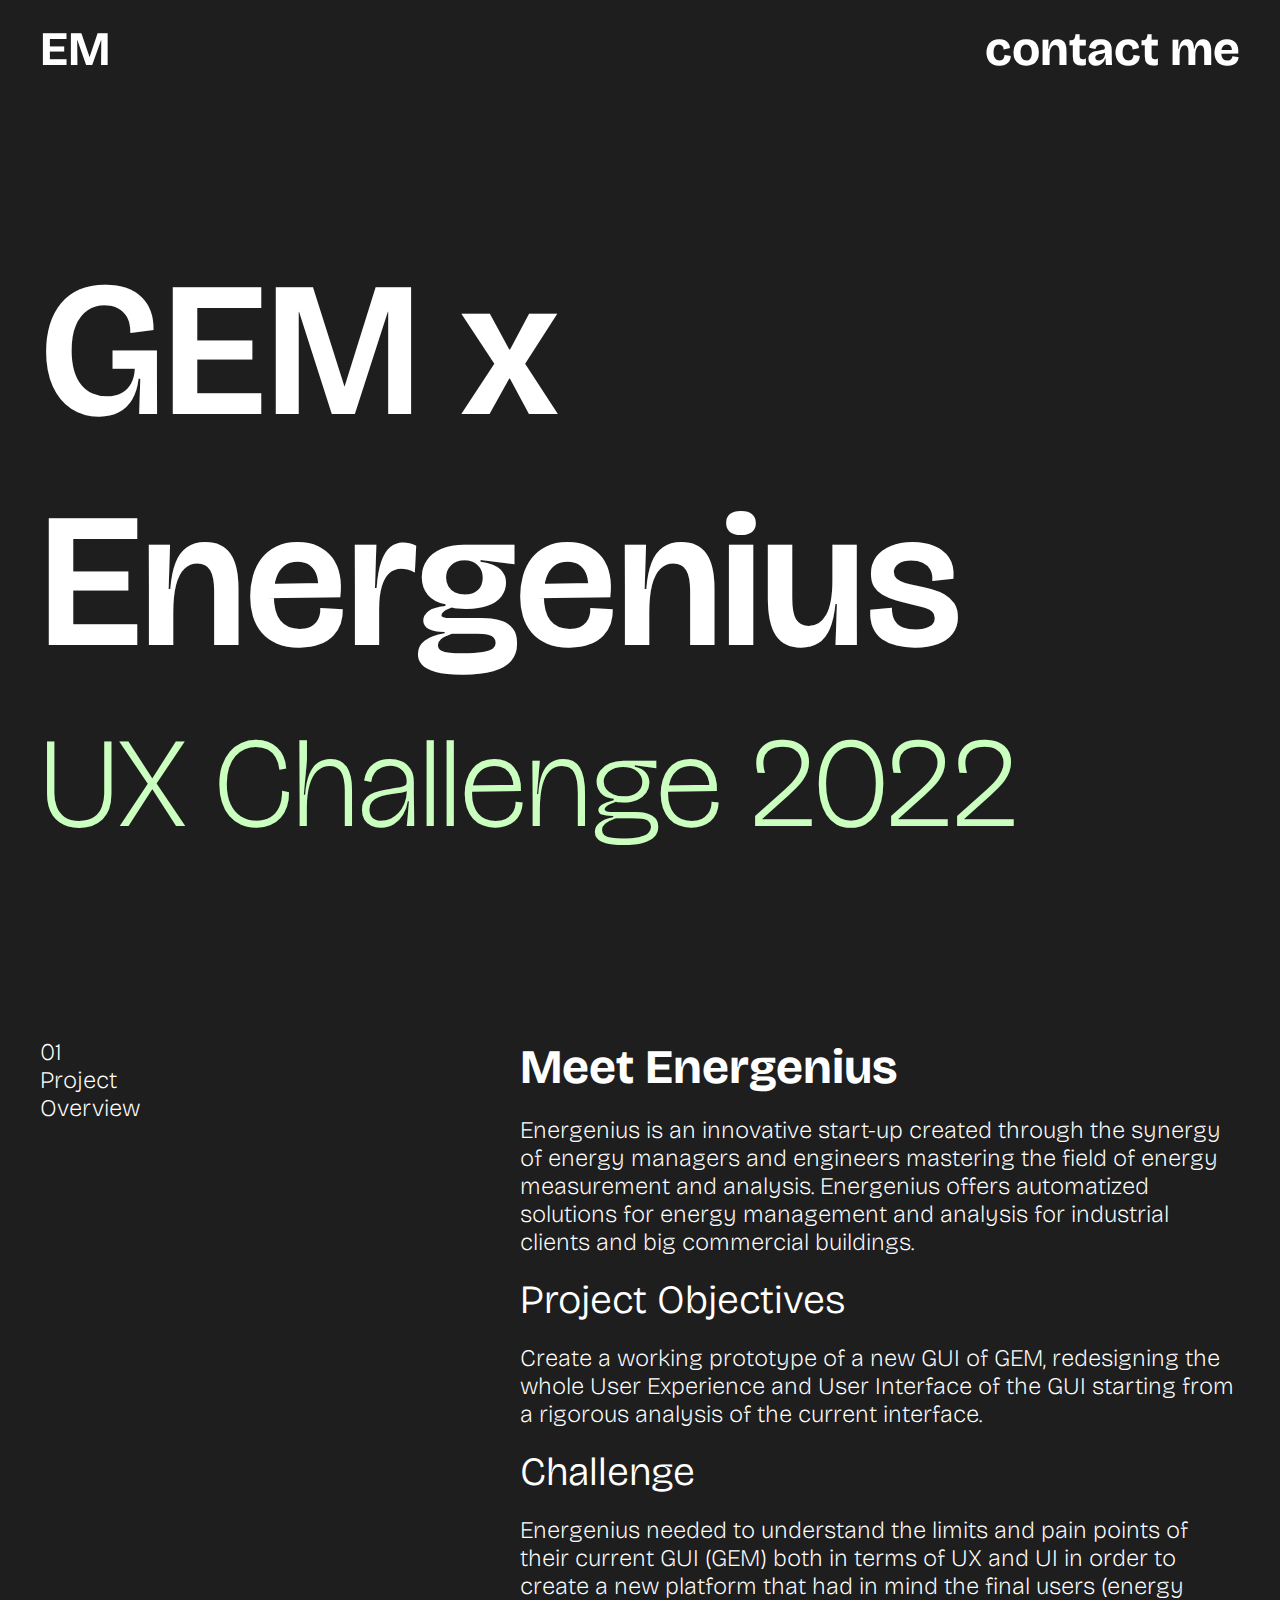
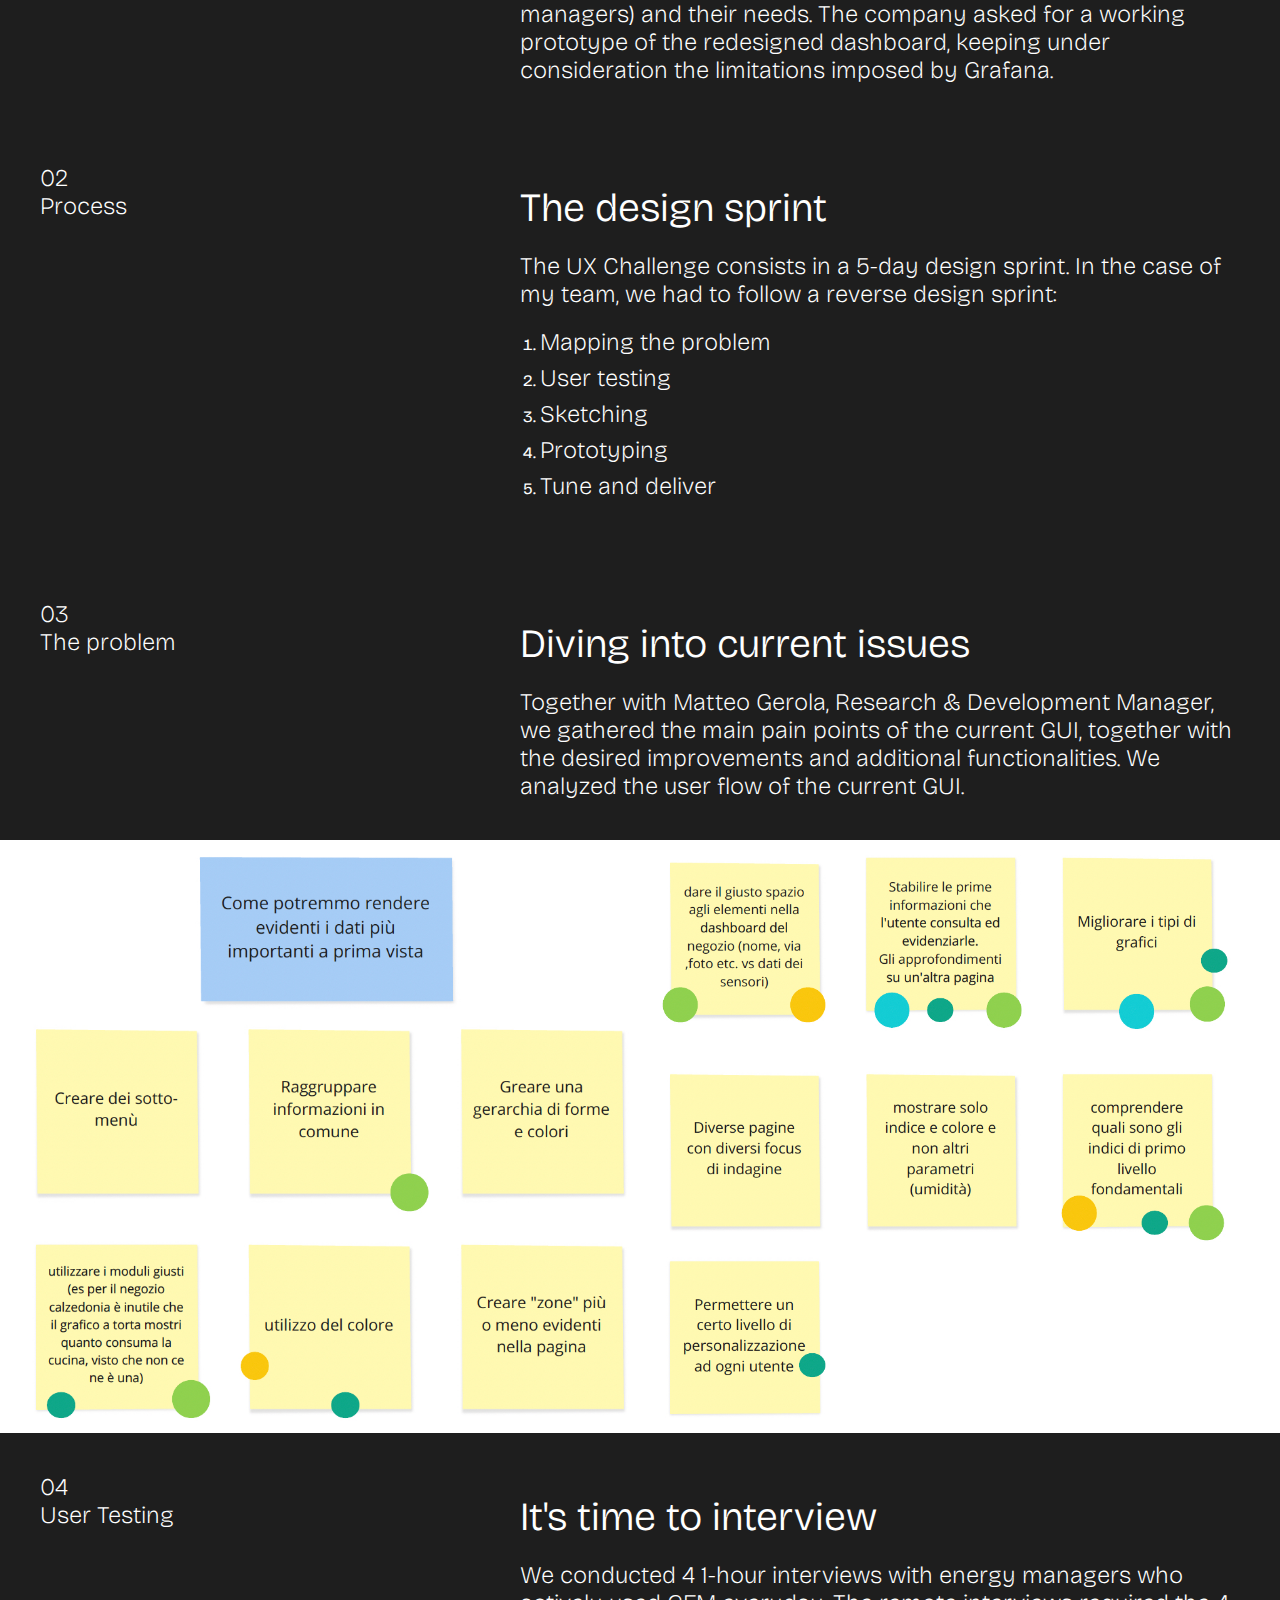
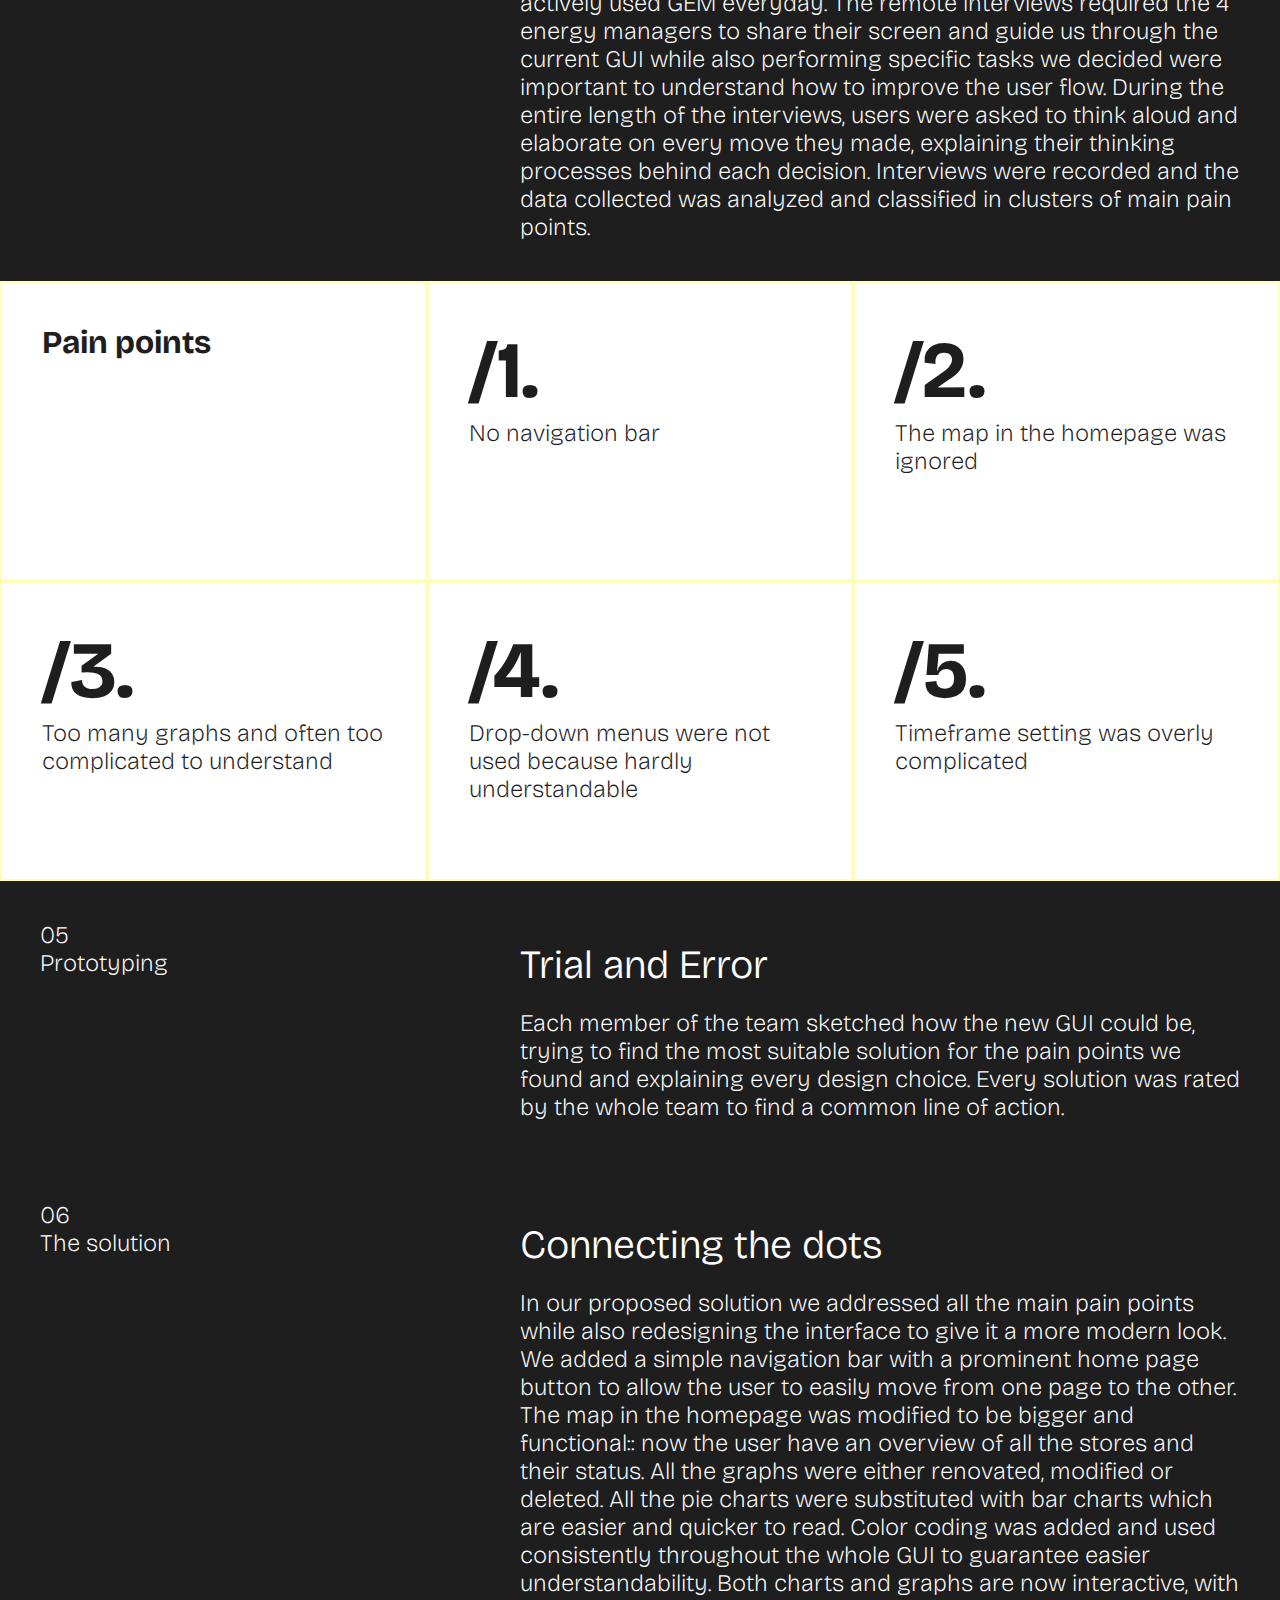
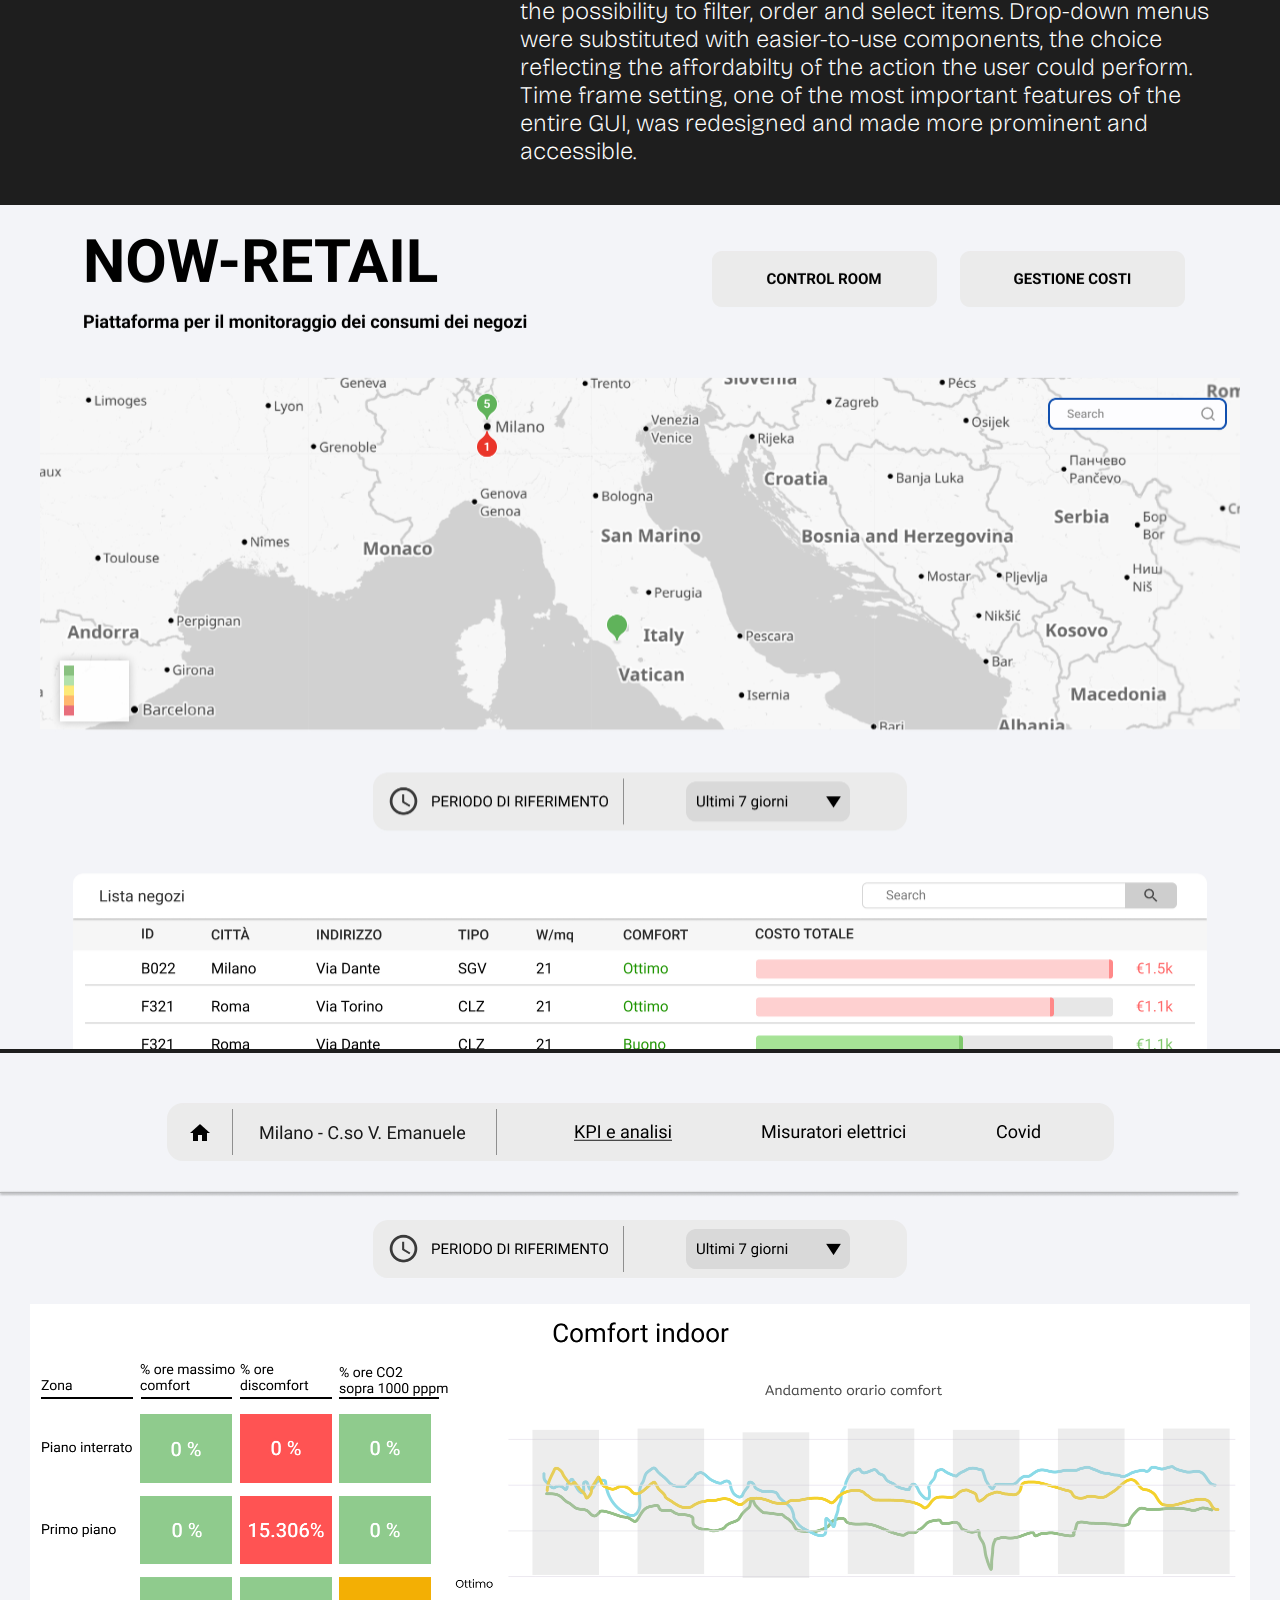
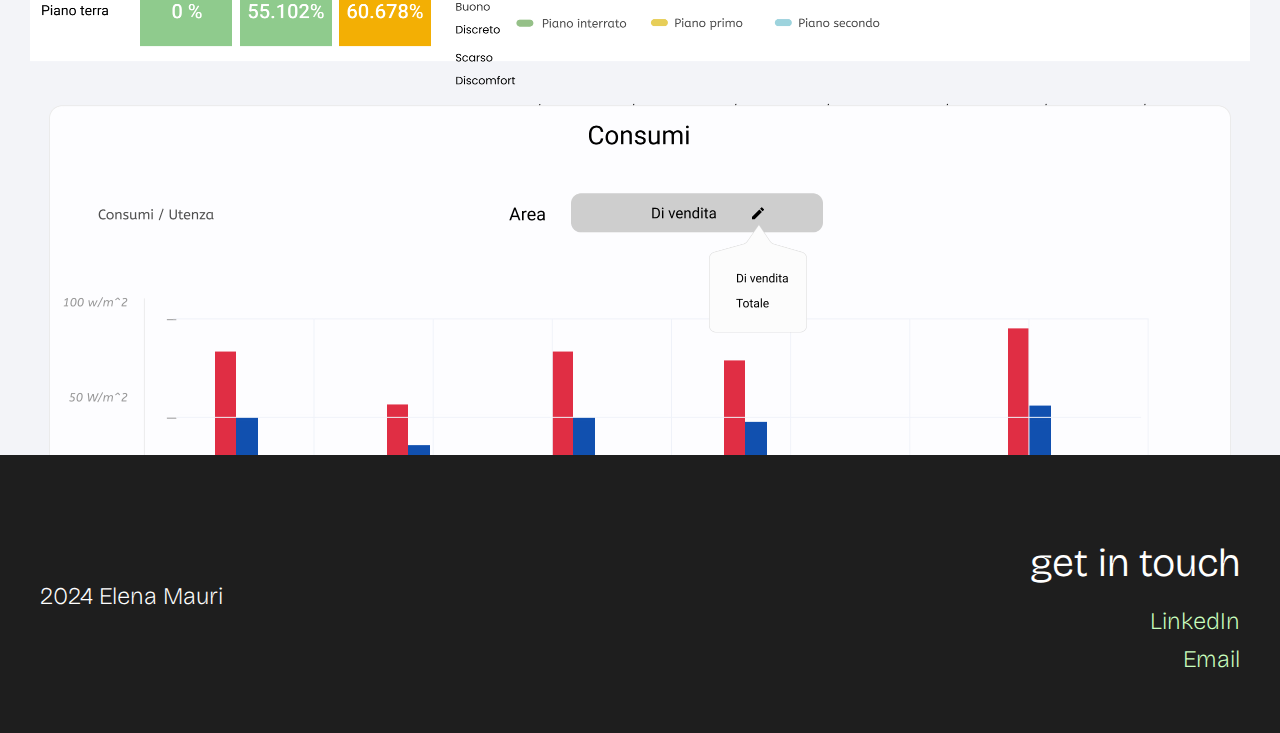
<file: energenius.html>
<!DOCTYPE html>
<html lang="en">
<head>
    <meta charset="UTF-8">
    <meta name="viewport" content="width=device-width, initial-scale=1.0">
    <title>Energenius</title>
    <meta name="description" content="GEM x Energenius">
    <link rel="stylesheet" href="stylesheet1.css">
    <link rel="preconnect" href="https://fonts.googleapis.com">
    <link rel="preconnect" href="https://fonts.gstatic.com" crossorigin>
    <link href="https://fonts.googleapis.com/css2?family=Bricolage+Grotesque:opsz,wght@12..96,200..800&display=swap" rel="stylesheet">
    <link rel="icon" href="favicon.ico" type="image/x-icon">
    <link rel="shortcut icon" href="favicon.ico" type="image/x-icon">

</head>

<!-- Google tag (gtag.js) -->
<script async src="https://www.googletagmanager.com/gtag/js?id=G-V565XGQBSS"></script>
<script>
  window.dataLayer = window.dataLayer || [];
  function gtag(){dataLayer.push(arguments);}
  gtag('js', new Date());

  gtag('config', 'G-V565XGQBSS');
</script>

    
<body>
    <main><!--$-->
        <header>
            <a href="/" title="elenamauri" class="logo" tabindex="0"><h4>EM</h4></a>
            <nav>
                <a href="mailto:elenamauri32@gmail.com" target="_blank" class="contact-link" tabindex="0"><h4>contact me</h4></a>
            </nav>
        </header>
        <section class="hero" id="hero" name="hero">
            <h1> GEM x Energenius </h1>
            <h2> UX Challenge 2022 </h2>
        </section>
        <section class="overview" id="overview" name="overview">
            <div class="grid">
                <div class="grid-item"> 
                    <p>01 <br> Project<br> Overview </p> 
                </div>
                <div class="grid-item"></div>
                <div class="grid-item">
                    <h4>Meet Energenius</h4>
                    <p>Energenius is an innovative start-up created through the synergy of energy managers and engineers mastering the field of energy measurement and analysis. Energenius offers automatized solutions for energy management and analysis for industrial clients and big commercial buildings.</p>
                    <h5>Project Objectives</h5>
                    <p>Create a working prototype of a new GUI of GEM, redesigning the whole User Experience and User Interface of the GUI starting from a rigorous analysis of the current interface.</p>
                    <h5>Challenge</h5>
                    <p>Energenius needed to understand the limits and pain points of their current GUI (GEM) both in terms of UX and UI in order to create a new platform that had in mind the final users (energy managers) and their needs. The company asked for a working prototype of the redesigned dashboard, keeping under consideration the limitations imposed by Grafana. </p>
                </div>
            </div>
        </section>
        <section class="process" id="process" name="process">
            <div class="grid">
                <div class="grid-item"> 
                    <p>02 <br>Process</p> 
                </div>
                <div class="grid-item"></div>
                <div class="grid-item">
                    <h5>The design sprint</h5>
                    <p>The UX Challenge consists in a 5-day design sprint. In the case of my team, we had to follow a reverse design sprint:</p>
                    <ol>
                        <li><p>Mapping the problem</p></li>
                        <li><p>User testing</p></li>
                        <li><p>Sketching</p></li>
                        <li><p>Prototyping</p></li>
                        <li><p>Tune and deliver</p></li>
                    </ol>
                </div>
            </div>
        </section>

        <section class="mapping" id="mapping" name="mapping">
            <div class="grid">
                <div class="grid-item"> 
                    <p>03 <br>The problem</p> 
                </div>
                <div class="grid-item"></div>
                <div class="grid-item">
                    <h5>Diving into current issues </h5>
                    <p>Together with Matteo Gerola, Research & Development Manager, we gathered the main pain points of the current GUI, together with the desired improvements and additional functionalities. We analyzed the user flow of the current GUI.</p>
                </div>
            </div>
        </section>
        <section class="image-container">
            <img src="E_ene1.jpg" alt="post-it1">
            <img src="E_ene2.jpg" alt="post-it2">
        </section>
        <section class="testing" id="testing" name="testing">
            <div class="grid">
                <div class="grid-item"> 
                    <p>04 <br>User Testing</p> 
                </div>
                <div class="grid-item"></div>
                <div class="grid-item">
                    <h5>It's time to interview</h5>
                    <p>We conducted 4 1-hour interviews with energy managers who actively used GEM everyday. The remote interviews required the 4 energy managers to share their screen and guide us through the current GUI while also performing specific tasks we decided were important to understand how to improve the user flow. During the entire length of the interviews, users were asked to think aloud and elaborate on every move they made, explaining their thinking processes behind each decision. Interviews were recorded and the data collected was analyzed and classified in clusters of main pain points.</p>
                </div>
            </div>
        </section>

        <section class="pain-points" id="pain-points" name="pain-points">
            <div class="grid-6">
                <div class="box"> 
                    <h4>Pain points</h4></div>
                <div class="box">  
                    <h3>/1.</h3>
                    <p>No navigation bar<p>
                </div>
                <div class="box">
                    <h3>/2.</h3>
                    <p>The map in the homepage was ignored</p>
                </div>
                <div class="box">
                    <h3>/3.</h3>
                    <p>Too many graphs and often too complicated to understand</p>
                </div>
                <div class="box"> 
                    <h3>/4.</h3>
                    <p>Drop-down menus were not used because hardly understandable</p>
                </div>
                <div class="box"> 
                    <h3>/5.</h3>
                    <p>Timeframe setting was overly complicated</p>
                </div>   
            </div>
        </section>
        <section class="proto" id="proto" name="proto">
            <div class="grid">
                <div class="grid-item"> 
                    <p>05 <br>Prototyping</p> 
                </div>
                <div class="grid-item"></div>
                <div class="grid-item">
                    <h5>Trial and Error</h5>
                    <p>Each member of the team sketched how the new GUI could be, trying to find the most suitable solution for the pain points we found and explaining every design choice. Every solution was rated by the whole team to find a common line of action.
                    </p>
                </div>
            </div>
        </section>
        <section class="solution" id="solution" name="solution">
            <div class="grid">
                <div class="grid-item"> 
                    <p>06 <br>The solution</p> 
                </div>
                <div class="grid-item"></div>
                <div class="grid-item">
                    <h5>Connecting the dots</h5>
                    <p>In our proposed solution we addressed all the main pain points while also redesigning the interface to give it a more modern look.
                        We added a simple navigation bar with a prominent home page button to allow the user to easily move from one page to the other.
                        The map in the homepage was modified to be bigger and functional:: now the user have an overview of all the stores and their status.
                        All the graphs were either renovated, modified or deleted. All the pie charts were substituted with bar charts which are easier and quicker to read. Color coding was added and used consistently throughout the whole GUI to guarantee easier understandability. Both charts and graphs are now interactive, with the possibility to filter, order and select items.
                        Drop-down menus were substituted with easier-to-use components, the choice reflecting the affordabilty of the action the user could perform.
                        Time frame setting, one of the most important features of the entire GUI, was redesigned and made more prominent and accessible.
                    </p>
                </div>
            </div>
        </section>
        <section class="final-images">
            <img src="E_home.jpg" alt="New home prototype">
            <img src="E_KPI.jpg" alt="New KPI page prototype">
        </section>
        <footer>
            <div class="content">
                <div class="left">
                    <p>2024 Elena Mauri</p>
                </div>
                <div class="right">
                    <h5>get in touch</h5>
                    <div class="footer-links">
                        <a href="https://www.linkedin.com/in/elena-mauri1/" target="_blank" tabindex="0"><p>LinkedIn</p></a>
                        <a href="mailto:elenamauri32@gmail.com" tabindex="0"><p>Email</p></a>
                    </div>
                </div>
            </div>
        </footer>
    </main>
</body>    
</html>
</file>
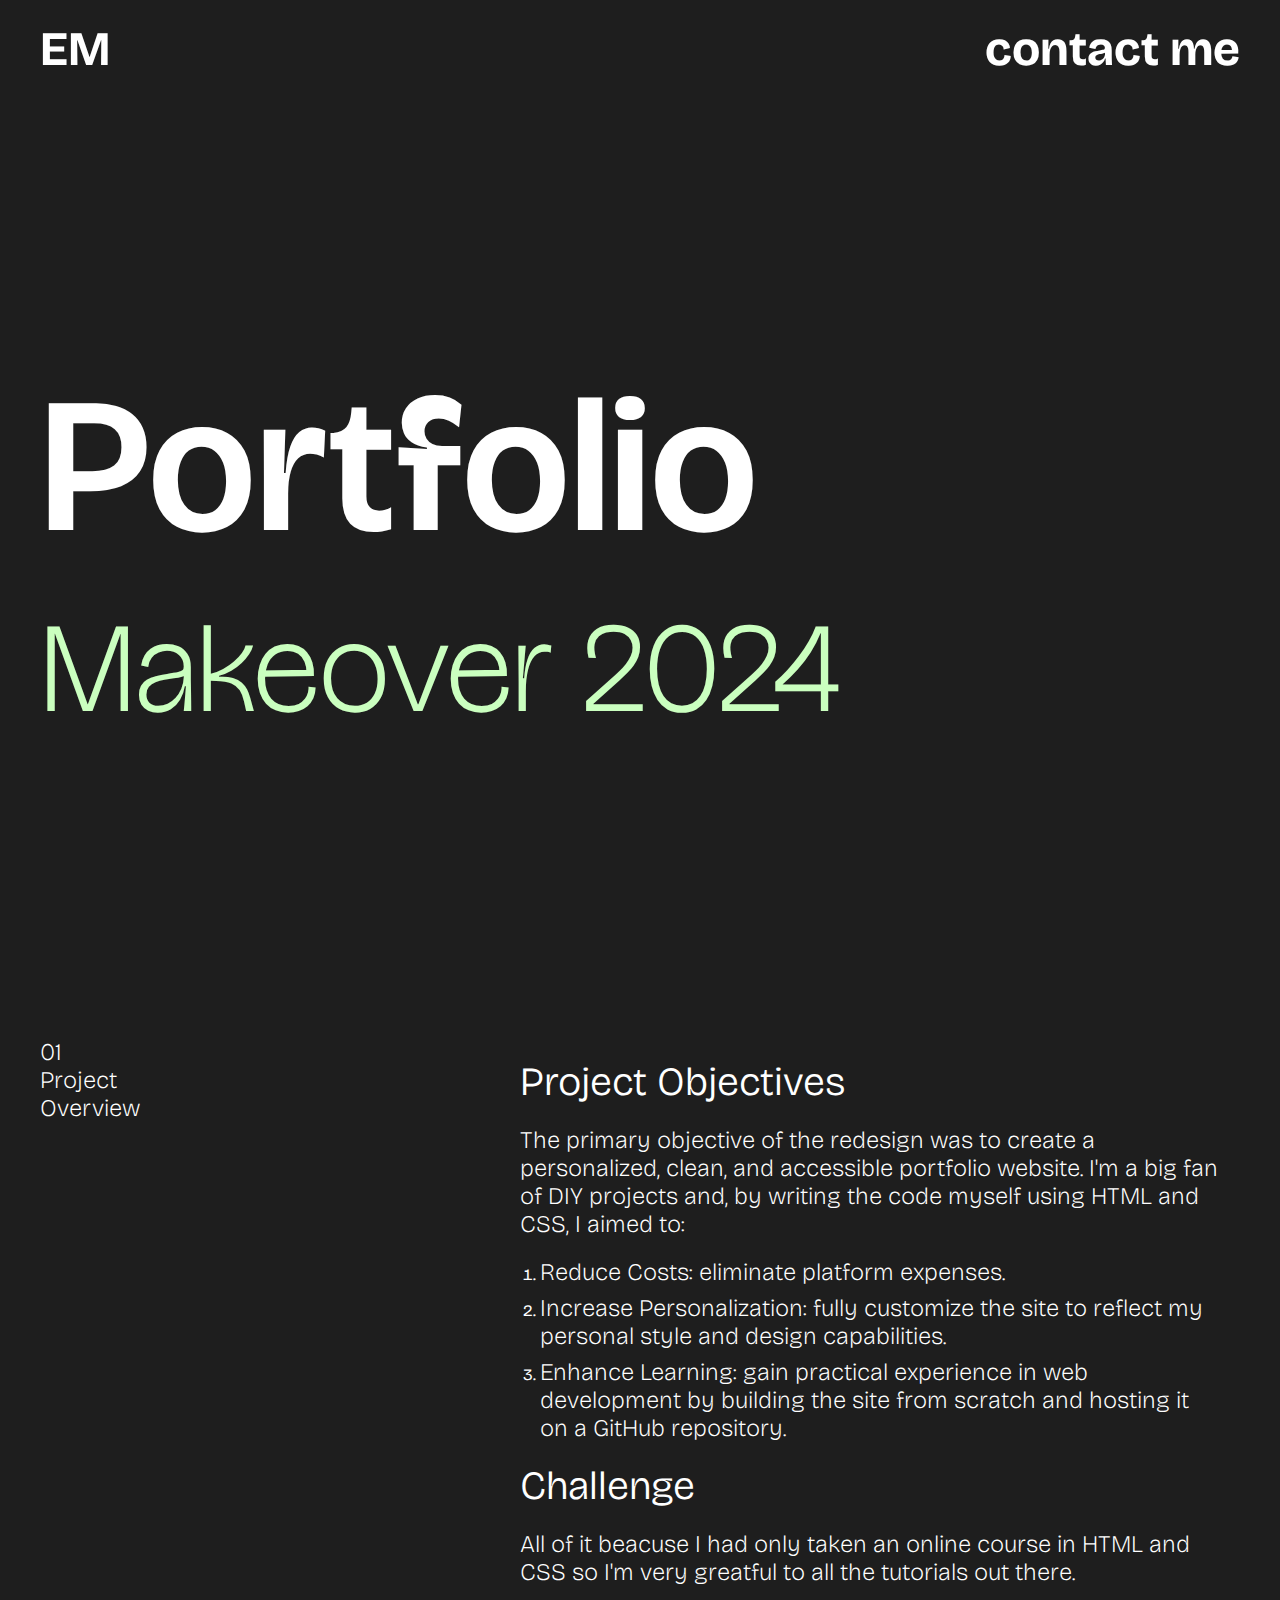
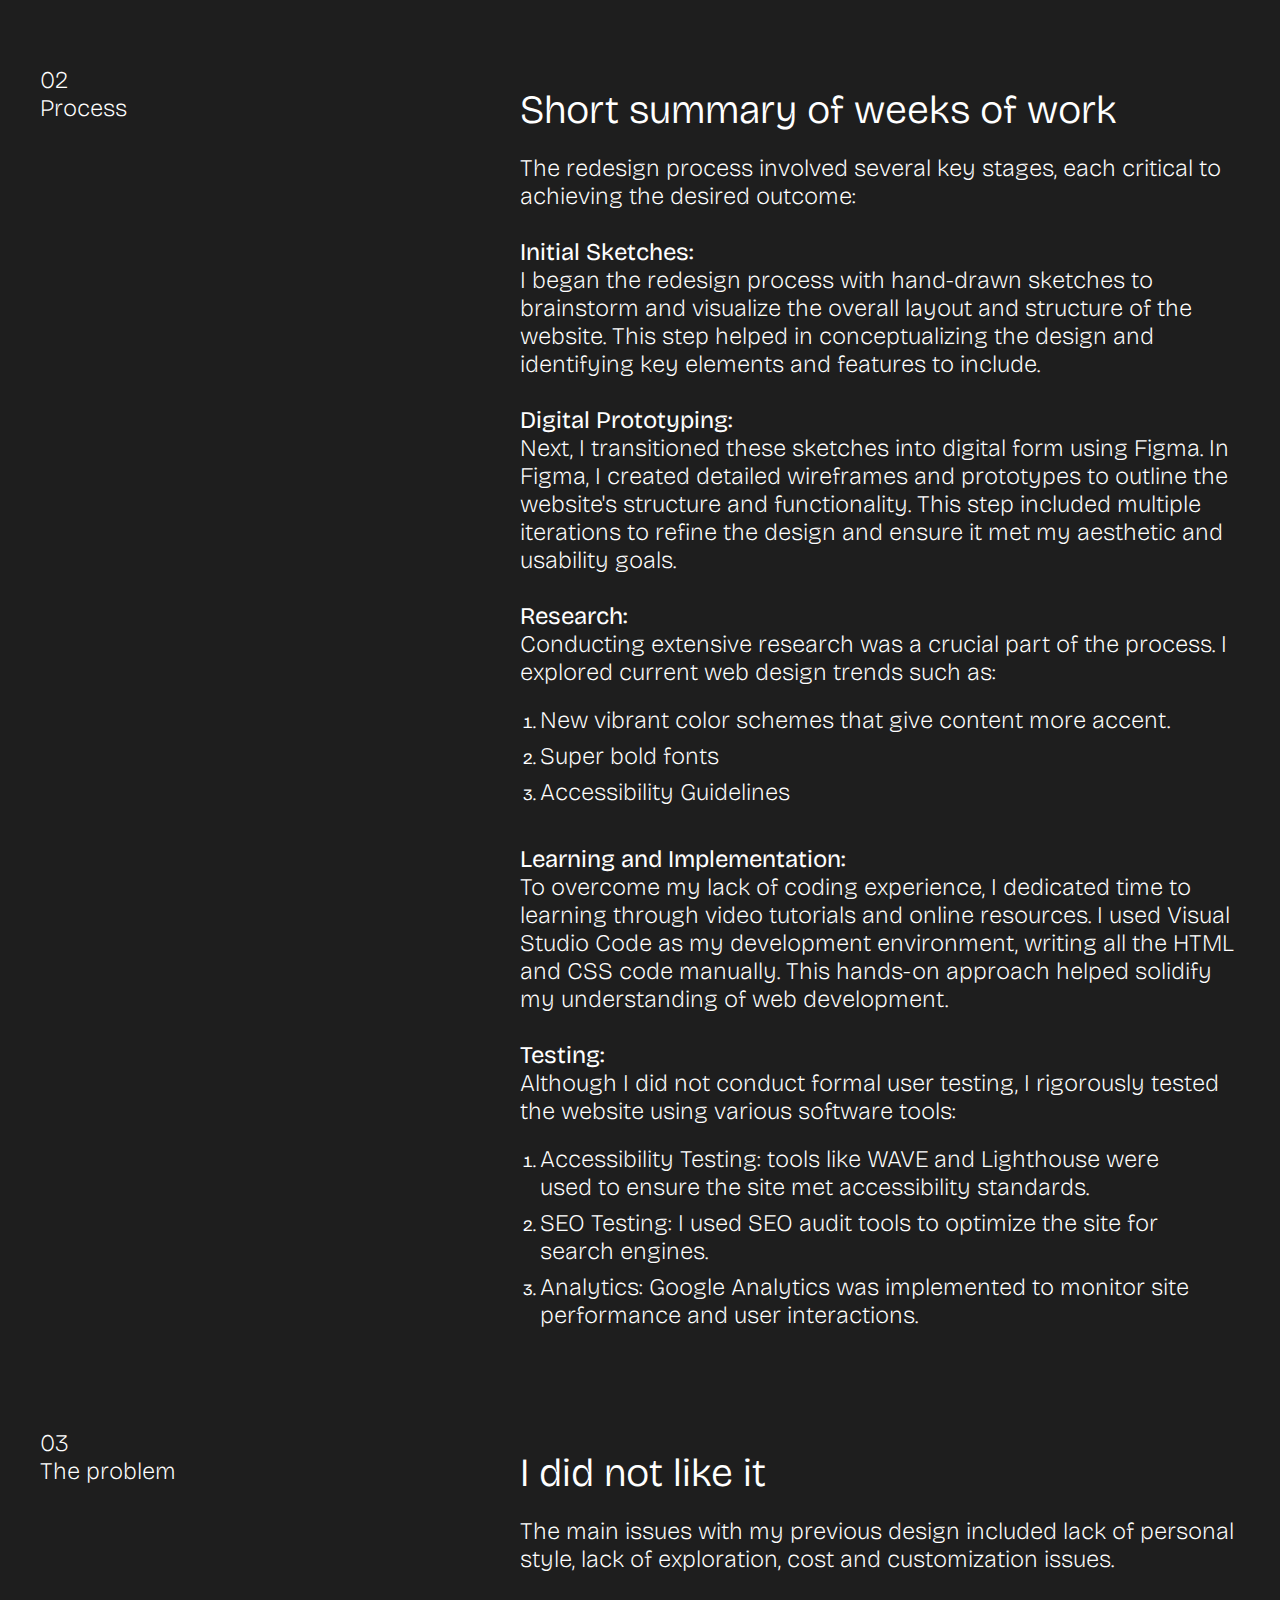
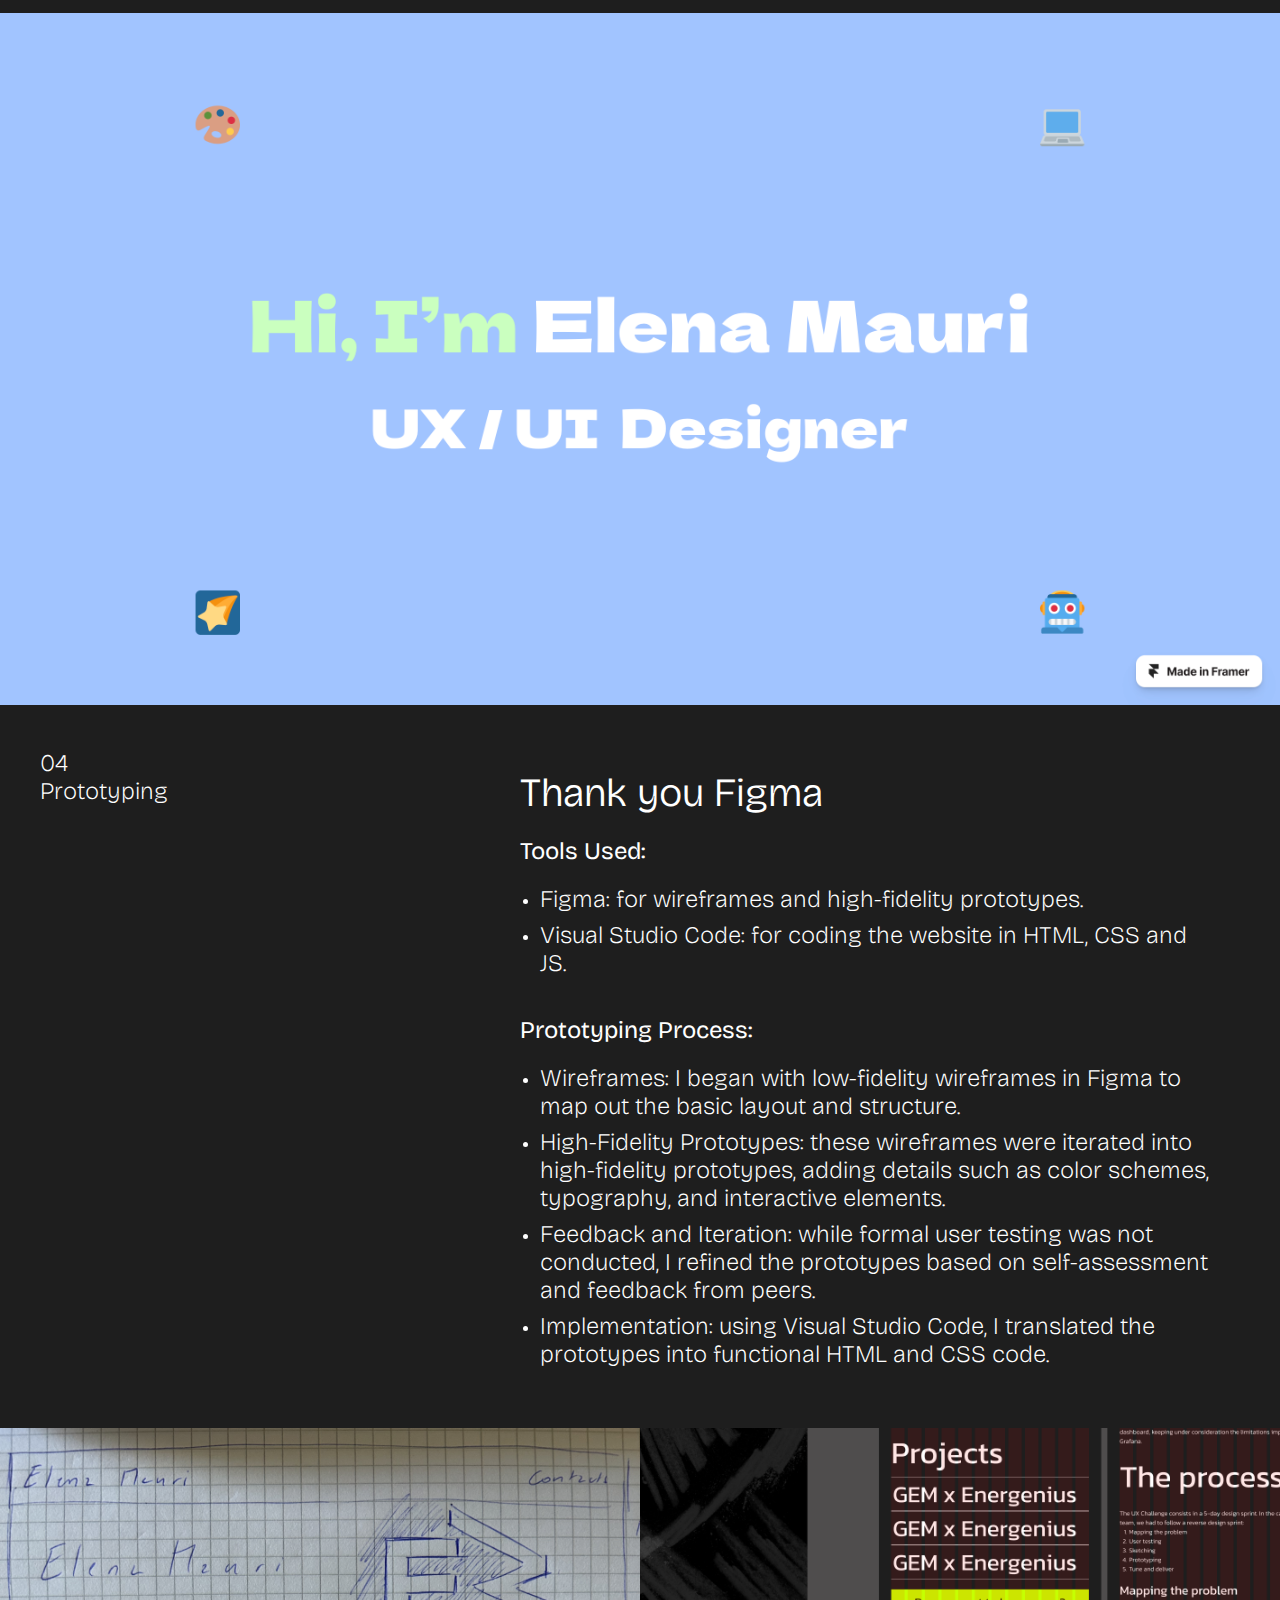
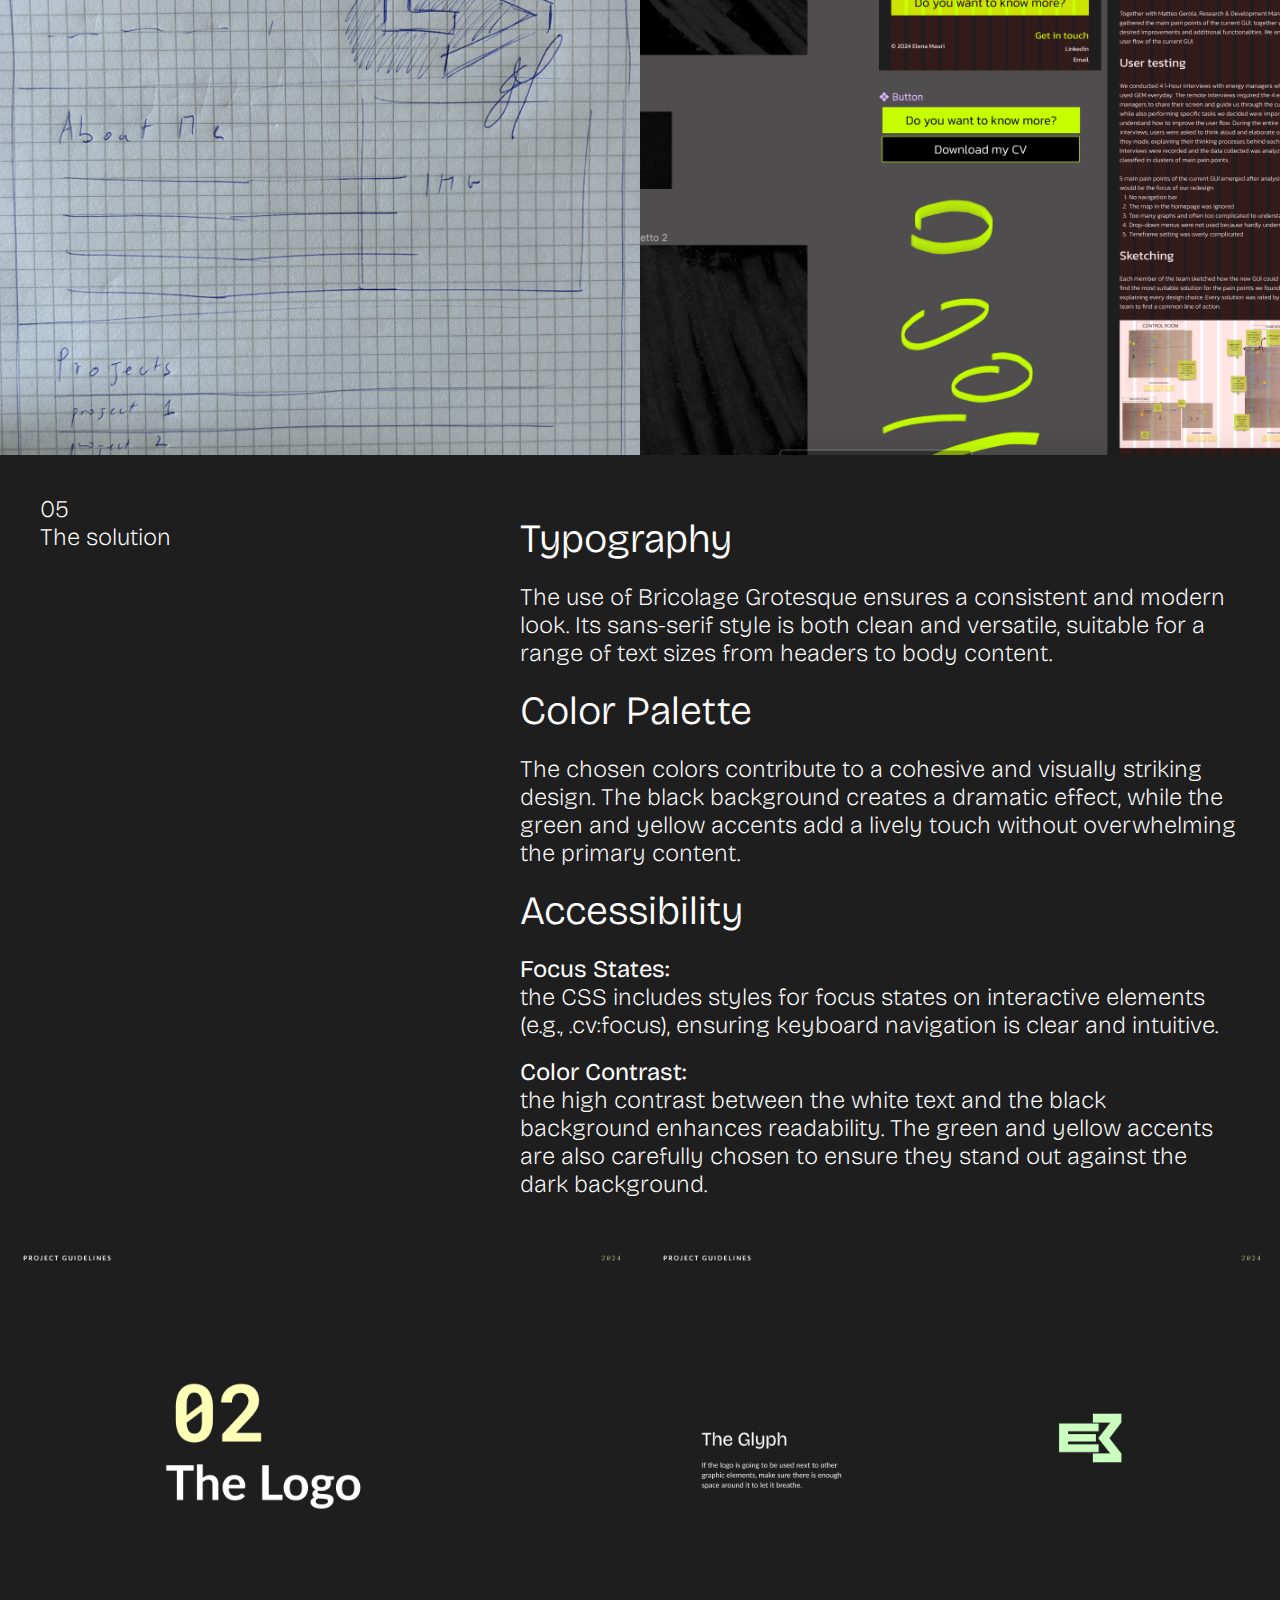
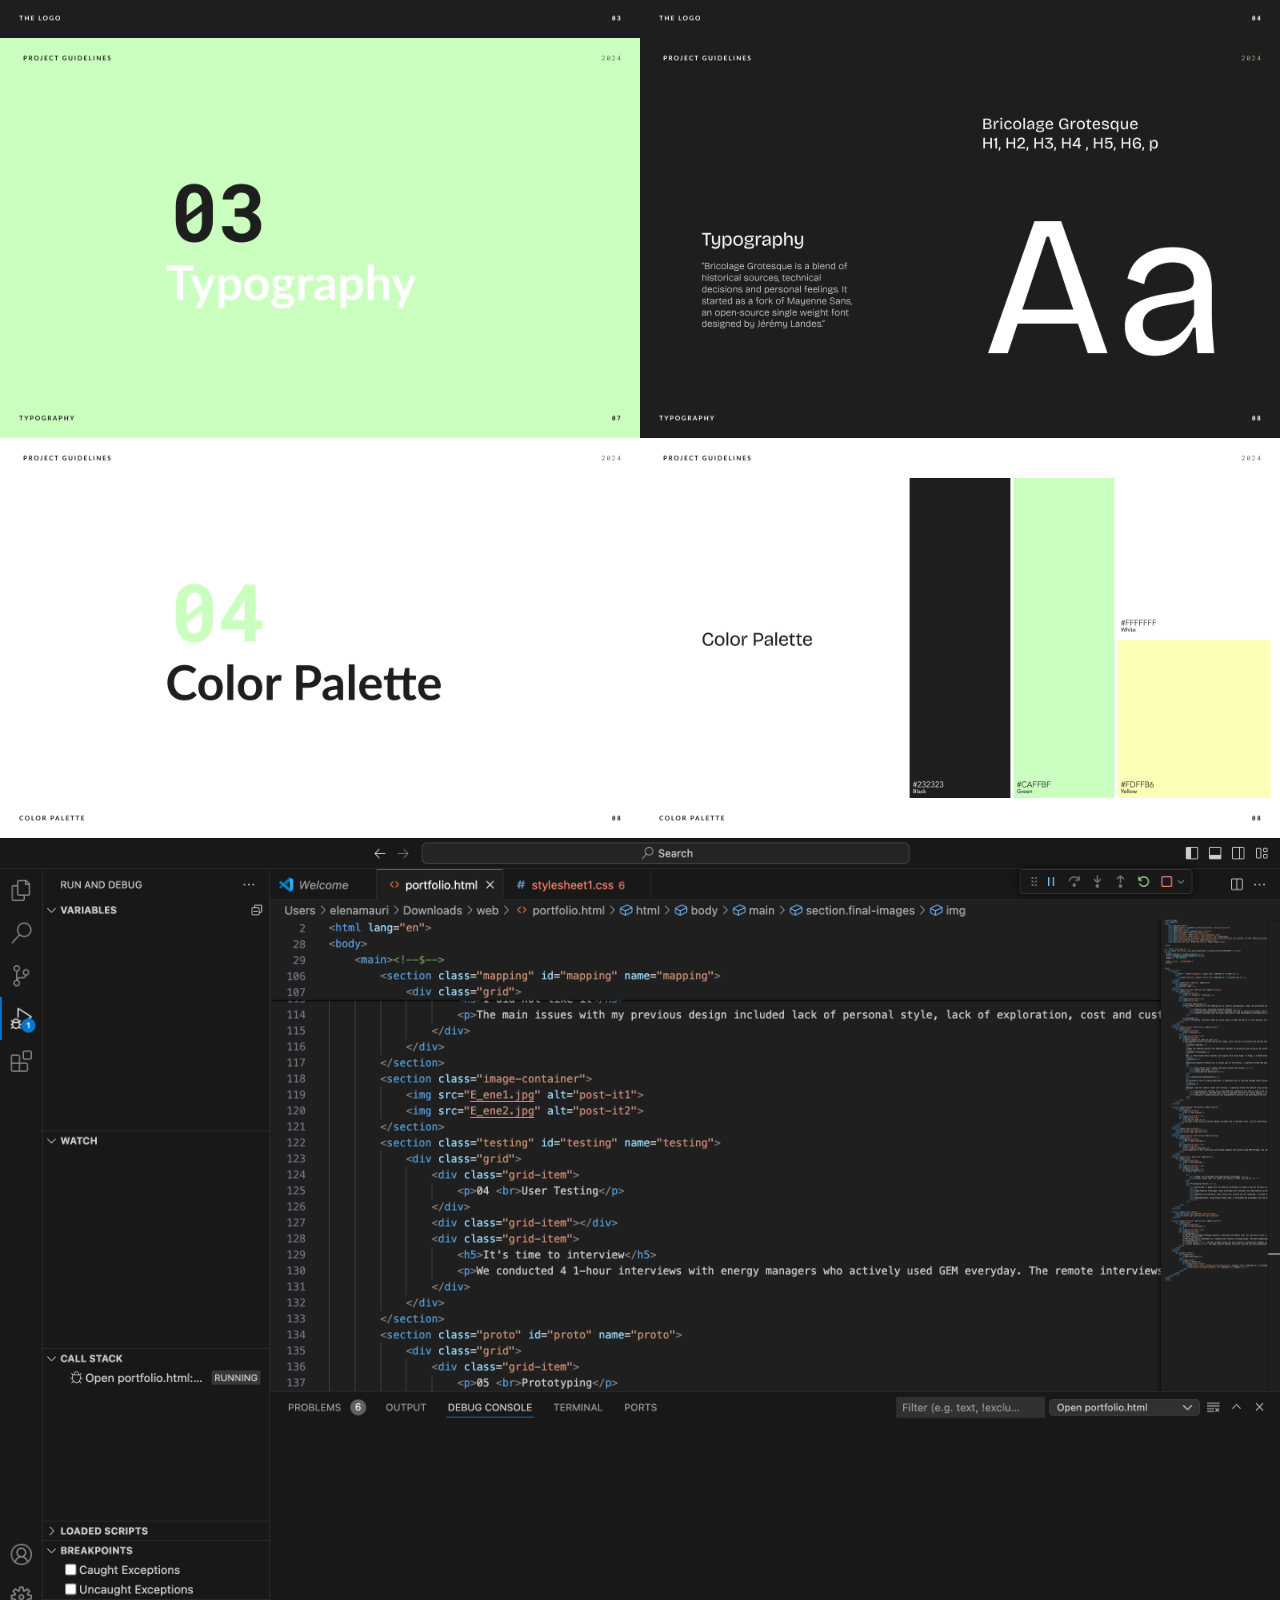
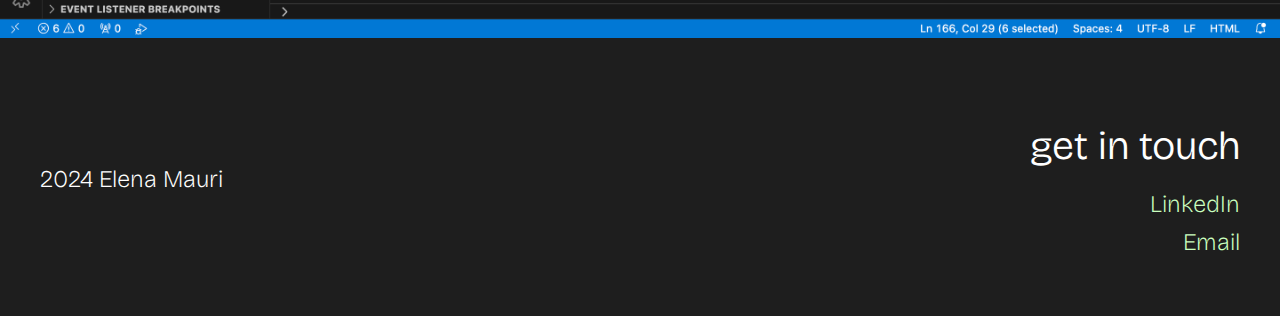
<file: portfolio.html>
<!DOCTYPE html>
<html lang="en">
<head>
    <meta charset="UTF-8">
    <meta name="viewport" content="width=device-width, initial-scale=1.0">
    <title>Portfolio</title>
    <meta name="description" content="This Portfolio">
    <link rel="stylesheet" href="stylesheet1.css">
    <link rel="preconnect" href="https://fonts.googleapis.com">
    <link rel="preconnect" href="https://fonts.gstatic.com" crossorigin>
    <link href="https://fonts.googleapis.com/css2?family=Bricolage+Grotesque:opsz,wght@12..96,200..800&display=swap" rel="stylesheet">
    <link rel="icon" href="favicon.ico" type="image/x-icon">
    <link rel="shortcut icon" href="favicon.ico" type="image/x-icon">

</head>

<!-- Google tag (gtag.js) -->
<script async src="https://www.googletagmanager.com/gtag/js?id=G-V565XGQBSS"></script>
<script>
  window.dataLayer = window.dataLayer || [];
  function gtag(){dataLayer.push(arguments);}
  gtag('js', new Date());

  gtag('config', 'G-V565XGQBSS');
</script>

    
<body>
    <main><!--$-->
        <header>
            <a href="/" title="elenamauri" class="logo" tabindex="0"><h4>EM</h4></a>
            <nav>
                <a href="#contact" class="contact-link" tabindex="0"><h4>contact me</h4></a>
            </nav>
        </header>
        <section class="hero" id="hero" name="hero">
            <h1> Portfolio </h1>
            <h2> Makeover 2024 </h2>
        </section>
        <section class="overview" id="overview" name="overview">
            <div class="grid">
                <div class="grid-item"> 
                    <p>01 <br> Project<br> Overview </p> 
                </div>
                <div class="grid-item"></div>
                <div class="grid-item">
                    
                    <h5>Project Objectives</h5>
                    <p>The primary objective of the redesign was to create a personalized, clean, and accessible portfolio website. I'm a big fan of DIY projects and, by writing the code myself using HTML and CSS, I aimed to:</p>
                        <ol>
                            <li><p>Reduce Costs: eliminate platform expenses.</p></li>
                            <li><p>Increase Personalization: fully customize the site to reflect my personal style and design capabilities.</p></li>
                            <li><p>Enhance Learning: gain practical experience in web development by building the site from scratch and hosting it on a GitHub repository.</p></li>
                        </ol>
                        
                    <h5>Challenge</h5>
                    <p>All of it beacuse I had only taken an online course in HTML and CSS so I'm very greatful to all the tutorials out there. </p>
                </div>
            </div>
        </section>
        <section class="process" id="process" name="process">
            <div class="grid">
                <div class="grid-item"> 
                    <p>02 <br>Process</p> 
                </div>
                <div class="grid-item"></div>
                <div class="grid-item">
                    <h5>Short summary of weeks of work </h5>
                    <p>The redesign process involved several key stages, each critical to achieving the desired outcome:
                        <br><br>
                        <b>Initial Sketches:</b>
                        <br>
                        I began the redesign process with hand-drawn sketches to brainstorm and visualize the overall layout and structure of the website. This step helped in conceptualizing the design and identifying key elements and features to include.
                        <br><br>
                        <b>Digital Prototyping:</b>
                        <br>
                        Next, I transitioned these sketches into digital form using Figma. In Figma, I created detailed wireframes and prototypes to outline the website's structure and functionality. This step included multiple iterations to refine the design and ensure it met my aesthetic and usability goals.
                        <br><br>
                        <b>Research:</b>
                        <br>
                        Conducting extensive research was a crucial part of the process. I explored current web design trends such as:
                        <br>
                        <ol>
                            <li><p>New vibrant color schemes that give content more accent.</p></li>
                            <li><p>Super bold fonts </p></li>
                            <li><p>Accessibility Guidelines</p></li>
                        </ol>
                        <br>
                        <p><b>Learning and Implementation:</b>
                        <br>
                        To overcome my lack of coding experience, I dedicated time to learning through video tutorials and online resources. I used Visual Studio Code as my development environment, writing all the HTML and CSS code manually. This hands-on approach helped solidify my understanding of web development.
                        <br><br>
                        <b>Testing:</b>
                        <br>
                        Although I did not conduct formal user testing, I rigorously tested the website using various software tools:</p>
                        <ol>
                            <li><p>Accessibility Testing: tools like WAVE and Lighthouse were used to ensure the site met accessibility standards.</p></li>
                            <li><p>SEO Testing: I used SEO audit tools to optimize the site for search engines.</p></li>
                            <li><p>Analytics: Google Analytics was implemented to monitor site performance and user interactions.</p></li>
                        </ol>
                        </p>
                </div>
            </div>
        </section>

        <section class="mapping" id="mapping" name="mapping">
            <div class="grid">
                <div class="grid-item"> 
                    <p>03 <br>The problem</p> 
                </div>
                <div class="grid-item"></div>
                <div class="grid-item">
                    <h5>I did not like it</h5>
                    <p>The main issues with my previous design included lack of personal style, lack of exploration, cost and customization issues.</p>
                </div>
            </div>
        </section>

        <section class="final-images">
            <img src="oldwebsite.png" alt="old website screenshot">
        </section>
        
        <section class="proto" id="proto" name="proto">
            <div class="grid">
                <div class="grid-item"> 
                    <p>04 <br>Prototyping</p> 
                </div>
                <div class="grid-item"></div>
                <div class="grid-item">
                    <h5>Thank you Figma</h5>
                    <p><b>Tools Used:</b></p>
                        
                        <ul>
                            <li><p>Figma: for wireframes and high-fidelity prototypes.</p></li>
                            <li><p>Visual Studio Code: for coding the website in HTML, CSS and JS.</p></li>
                        </ul>
                        <br>
                        <p><b>Prototyping Process:</b></p>
                        <ul>
                            <li><p>Wireframes: I began with low-fidelity wireframes in Figma to map out the basic layout and structure.
                            </p></li>
                            <li><p>High-Fidelity Prototypes: these wireframes were iterated into high-fidelity prototypes, adding details such as color schemes, typography, and interactive elements.
                            </p></li>
                            <li><p>Feedback and Iteration: while formal user testing was not conducted, I refined the prototypes based on self-assessment and feedback from peers.
                            </li></p>
                            <li><p>Implementation: using Visual Studio Code, I translated the prototypes into functional HTML and CSS code. 
                            </li></p>
                        </ul>
                    
                </div>
            </div>
        </section>

        <section class="image-container">
            <img src="portfoliosketch.png" alt="hand-drawn sketch">
            <img src="figma.png" alt="figma wireframe">
        </section>

        <section class="solution" id="solution" name="solution">
            <div class="grid">
                <div class="grid-item"> 
                    <p>05 <br>The solution</p> 
                </div>
                <div class="grid-item"></div>
                <div class="grid-item">
                    <h5>Typography</h5>
                    <p>The use of Bricolage Grotesque ensures a consistent and modern look. Its sans-serif style is both clean and versatile, suitable for a range of text sizes from headers to body content.</p>
                    <h5>Color Palette</h5>
                    <p>The chosen colors contribute to a cohesive and visually striking design. The black background creates a dramatic effect, while the green and yellow accents add a lively touch without overwhelming the primary content.</p>
                    <h5>Accessibility</h5>
                    <p><b>Focus States:</b><br> the CSS includes styles for focus states on interactive elements (e.g., .cv:focus), ensuring keyboard navigation is clear and intuitive.</p>
                    <br>
                    <p><b>Color Contrast:</b><br> the high contrast between the white text and the black background enhances readability. The green and yellow accents are also carefully chosen to ensure they stand out against the dark background.</p>
                </div>
            </div>
        </section>

        <section class="image-container">
            <img src="The Logo.png" alt="Styleguide: logo">
            <img src="The Glyph.png" alt="Styleguide: Glyph">
        </section>

        <section class="image-container">
            <img src="Typography.png" alt="Styleguide: typography">
            <img src="Style.png" alt="Styleguide: style">
        </section>

        <section class="image-container">
            <img src="Brand Colors.png" alt="Styleguide: color palette">
            <img src="Palette.png" alt="Styleguide: color palette 2">
        </section>

        <section class="final-images">
            <img src="visualcodestudio.png" alt="code screenshot">
        </section>

        <footer>
            <div class="content">
                <div class="left">
                    <p>2024 Elena Mauri</p>
                </div>
                <div class="right">
                    <h5>get in touch</h5>
                    <div class="footer-links">
                        <a href="https://www.linkedin.com/in/elena-mauri1/" target="_blank" tabindex="0"><p>LinkedIn</p></a>
                        <a href="mailto:elenamauri32@gmail.com" tabindex="0"><p>Email</p></a>
                    </div>
                </div>
            </div>
        </footer>
    </main>
</body>    
</html>
</file>
<file: stylesheet1.css>
/* Reset some basic elements */
* {
    margin: 0;
    padding: 0;
    box-sizing: border-box;
}


.bricolage-grotesque-<font1> {
  font-family: "Bricolage Grotesque", sans-serif;
  font-optical-sizing: auto;
  font-weight: 200;
  font-style: normal;
  font-variation-settings:
    "wdth" 100;
}

:root {
    --black: #1E1E1E;
    --green: #caffbf;
    --yellow: #FDFFB6;
  }

/* stile del body */
body {
    font-family: "Bricolage Grotesque", sans-serif; 
    background-color: var(--black);
    color: white;
}

/* stile dell'header */
header {
    position: sticky;
    top: 0;
    width: 100%;
    display: flex;
    justify-content: space-between;
    align-items: center;
    padding: 20px 40px;
    z-index: 1000;
}

.logo {
    font-weight: bold;
    text-decoration: none;
    color: white;
    position: relative;
}

.contact-link {
    text-decoration: none;
    color: white;
    position: relative;
}

.contact-link::after {
    content: "";
    display: block;
    width: 100%;
    height: 2px;
    background-color: var(--green);
    position: absolute;
    bottom: -2px;
    left: 0;
    transform: scaleX(0);
    transition: transform 0.3s ease;
}

.contact-link:hover::after {
    transform: scaleX(1);
}

.contact-link:focus {
    outline: 2px solid var(--green) !important;
}
 h1 {
    font-size: 192px;
 }

 h2 {
    font-size: 128px;
 }

 h3 {
    font-size: 80px;
 }

 h4 {
    font-size: 48px;
 }

 h5 {
    font-size: 40px;
    font-weight: 300;
 }

 h6 {
    font-size: 32px;
 }

 p {
    font-size: 24px;
    font-weight: 200;
 }

/* stile della hero */
.hero {
    display: flex;
    flex-direction: column;
    justify-content: center;
    align-items: flex-start;
    height: auto; /* Cambia l'altezza per adattarsi al contenuto */
    min-height: 100vh; /* Imposta una altezza minima del 100% del viewport */
    padding: 0px 40px;
    
}

.hero h1 {
    hyphens: auto;
    word-break: break-word; /* oppure word-break: break-all; */
    overflow-wrap: break-word; /* Fornisce un comportamento più naturale */
    color: white;
    margin-bottom: 10px;
    text-align: left;
    font-weight: 600;

}

.hero h2{
    color: var(--green);
    text-align: left;
    font-weight: 200;
}

/* stile sezione about */
.about {
    padding: 40px;
}

.about h2 {
    margin-bottom: 20px;
}

.about .content {
    display: flex;
    flex-direction: row;
    align-items: flex-start;
}

.about .text {
    flex: 1;
    margin-right: -300px;
    z-index: 2;
}

.about .text h5 {
    margin-bottom: 20px;
}

.about .text .highlight {
    color: var(--green);
    font-weight: bold;
}

.about .image{
    flex: 1;
    z-index: 1;
}

.about .image img {
    max-width: 100%;
    height: auto;
}

/*immagini nascoste*/
#container {
    position: absolute;
    display: flex; /* Rende i figli allineati su una singola riga */
    align-items: flex-start; /* Allinea i figli in alto */  
    flex-direction: row; /* Disponi i figli da sinistra a destra */

}
/*#hover-target a {
    color: green; /* Imposta il colore del link a verde */
    text-decoration: none; /* Rimuove la sottolineatura del link, se desiderato */
}*/

#hover-target a:hover {
    text-decoration: underline; /* Aggiunge una sottolineatura al link al passaggio del mouse, se desiderato */
}

#hover-target a{
    color: var(--green);
    font-weight: bold;
    margin-right: 10px;
}

.hidden-image {
    display: none;
  }

#imageContainer {
    display: flex;    
    width: 50vw; 
    height:auto; 
  }
  
  #imageContainer img {  
    flex-grow: 1;
    width: 100%; /* Larghezza del 50% della viewport width */
    height: auto; /* Altezza calcolata in base alla larghezza per mantenere le proporzioni */
  }



/* stile projects */
.projects{
    padding: 40px;
    overflow: hidden; /* Aggiunta per evitare che il testo esca dalla sezione */

}

.project {
    text-decoration: none;
    color: white;
    position: relative;
    padding: 10px 0;
    margin-bottom: 10px;
    transition: padding 0.3s ease, color 0.3s ease;;
    display: block; /* per far sì che il link occupi l'intera larghezza */
}


.project .underline {
    position: absolute;
    bottom: 0;
    left: 0;
    width: 100%; /* L'underline ora occupa tutta la larghezza del link */
    height: 2px;
    background-color: white;
    transition: background-color 0.3s ease;
}

  .project:hover {
    padding: 50px 0; /* Riduci il padding solo sopra e sotto per compensare l'ingrandimento del testo */
    color: var(--green)
  }

  .project:hover .underline {
    background-color: var(--green);
    
}

  .project h5 {
    margin: 0;
    padding: 20px;
    transition: font-size 0.3s ease;
    transform-origin: left; /* Imposta l'origine della trasformazione */

}

.project:hover h5 {
    transform: scale(1.2);
    transition: font-size 0.3s ease;
}

/*.project::after {
    content: "";
    display: block;
    width: 100%;
    height: 2px;
    background-color: var(--green);
    position: absolute;
    bottom: -2px;
    left: 0;
    transform: scaleX(0);
    transition: transform 0.3s ease;
}

.project:hover::after {
    transform: scaleX(1);
}
*/
.projects h2 {
    margin-bottom: 20px;
}
/*
.projects .project-list h4 {
    margin-bottom: 10px;
    border-bottom: 1px solid white;
    padding-bottom: 10px;
}
*/
/* stile bottone download */
/*old version 
.cv {
    padding: 40px;
}

.cv a {
    display:inline-block;
    width: 100%;
    padding: 10px 20px;
    background-color: var(--green);
    color: var(--black);
    text-decoration: none;
}

.cv a:hover {
    background-color: var(--yellow);
}
*/
.button {
    padding: 40px;

}

.cv {
    padding: 40px;
    display:inline-block;
    width: 100%;
    background-color: var(--green);
    color: var(--black);
    text-decoration: none;
    cursor: pointer;
    transition: background-color 0.3s;
}

.cv:hover {
    background-color: #FDFFB6;
}

.cv:focus {
    background-color: #FDFFB6;
    outline-offset: 5px;
    outline: 5px solid #caffbf;
}
.cv.mobile {
    content: "Download my CV!";
} /*classe per mobile*/

/* stile footer */
footer {
    padding: 60px 40px;

}

footer .content {
    display: flex;
    flex-direction: row;
    align-items: center;
    justify-content: space-between;

}

footer .left {
    flex: 1;
    z-index: 2;
    width: fit-content;
}

footer .right{
    flex: 1;
    z-index: 1;
}

footer .right h5 {
    text-align: right;
    margin: 20px 0;
}

.footer-links {
    display: flex;
    gap: 10px;
    flex-direction: column;
    text-align: right;

}

.footer-links a {
    color: var(--green);
    text-decoration: none;
}

.footer-links a:hover {
    text-decoration: underline;
}

/*ENERGENIUS +*/
/*griglia tetativo*/
.overview {
    width:100%;
    margin: 0 auto;
    padding: 40px;
}

.grid {
    display: grid;
    width: 100%;
    grid-template-columns: 20% 20% 60%;
}

.grid .grid-item h4{
    margin-bottom: 20px;
}
.grid .grid-item h5{
    margin-top: 20px;
    margin-bottom: 20px;
}


.process {
    width:100%;
    margin: 0 auto;
    padding: 40px;
}

ol {
    margin: 20px 20px;
}

ul {
    margin: 20px 20px;
}

li {
    margin: 8px 8px 2px 0px;
}

.mapping {
    width:100%;
    margin: 0 auto;
    padding: 40px;
}

.image-container{
    width: 100%;
    display: flex;
}

.image-container img{
    flex: 1;
    max-width: 50%;
    height: auto;
}
.testing {
    width:100%;
    margin: 0 auto;
    padding: 40px;
}

.pain-points {
    width: 100%;
    margin: 0 auto;
    background-color: var(--green);
}

.grid-6 {
    display: grid;
    grid-template-columns: repeat(3,1fr);
    grid-auto-rows: 300px;
}
.box {
    background-color: white;
    padding: 40px;
    color: var(--black);
    border: 2px solid var(--yellow);
}

.box h1 {
    font-size: 4rem;
}

.box h4 {
    font-size: 2rem;
}

.proto {
    width:100%;
    margin: 0 auto;
    padding: 40px;
}

.solution {
    width:100%;
    margin: 0 auto;
    padding: 40px;
}

.final-images {
    width: 100%;
}

.final-images img {
    width: 100%;
}

/* focus elements*/
a:focus {
    outline: 2px solid var(--green);
}

/*AB +*/

.spacer24 {
    height: 24px;  /* Imposta un'altezza di 24px per creare uno spazio verticale */
}

.spacer48 {
    height: 48px;  /* Imposta un'altezza di 24px per creare uno spazio verticale */
}

a.white {
    color: white; /* Colore del link normale */
    transition: color 0.3s ease; /* Transizione dolce del colore */
}

/* Colore del link quando il mouse è sopra (hover) */
a.white:hover {
    color: var(--green); /* Colore verde al passaggio del mouse */
}

.section {
    width:100%;
    margin: 0 auto;
    padding: 40px;
}

.spaced-list li {
    line-height: 1.5; /* Linea più leggibile */
    margin-bottom: 10px; /* Spazio tra punti */
    text-indent: -20px; /* Indenta la prima riga */
    padding-left: 20px; /* Sposta il testo di nuovo a destra */
}

.spaced-list li br + * {
    display: block; /* Forza uno stile uniforme per il testo successivo */
    margin-top: 5px; /* Spazio tra la prima linea e il resto */
}

.img-container{
    width: 100%;
    display: flex;
}


.slider-container {
    position: relative;
    width: 100%;
    overflow: hidden;
    box-shadow: 0 4px 6px rgba(0, 0, 0, 0.1);
}

.slider {
    display: flex;
    transition: transform 0.5s ease-in-out;
}

.slide {
    min-width: 100%;
    box-sizing: border-box;
}

.slide img {
    width: 100%;
    display: block;
}

.prev, .next {
    position: absolute;
    top: 50%;
    transform: translateY(-50%);
    background-color: rgba(0, 0, 0, 0.5);
    color: white;
    border: none;
    width: 48px;
    height: 48px;
    cursor: pointer;
    border-radius: 50%;
}

.prev {
    left: 24px;
}

.next {
    right: 24px;
}

.prev:hover, .next:hover {
    background-color: rgba(0, 0, 0, 0.8);
}


/*media queries x responsive design*/
@media (max-width: 800px) {
    .grid {
        grid-template-columns: 1fr;
        row-gap: 16px; /* Specifica il gap tra le righe quando la griglia è incolonnata */
        }
    .grid-6 {
        grid-template-columns: 1fr;
        grid-auto-rows: auto;
        }
    .about .content {
        flex-direction: column;
        align-items: flex-start;
        }
    .about .text {
        margin-right: 0px;
        }
    h1 {
        font-size: 120px;
    }
    h2 {
        font-size: 80px;
    }
    h4 {
        font-size: 32px;
    }
    h5 {
        font-size: 28px;
    }
    p {
        font-size: 22px;
    }

    h3 {
        font-size: 48px;
    }

    .hero, .about, .projects, .button { /*in home */
        padding: 20px; /* Riduce il padding per tablet */
    }

    .overview, .process, .mapping, .testing, .proto, .solution, .section /*in energenius*/ 
    {
        padding: 20px;
    }

    header, footer {
        padding: 30px 20px;
    }
}


@media (max-width: 480px) {
    .grid {
        grid-template-columns: 1fr;
        row-gap: 8px; /* Specifica il gap tra le righe quando la griglia è incolonnata */
        }
    .grid-6 {
        grid-template-columns: 1fr;
        grid-auto-rows: auto;
        }
     .about .content {
        flex-direction: column;
        align-items: flex-start;
        }
    .about .text {
        margin-right: 0px;
        }
    
    h1 {
        font-size: 100px;
    }
    h2 {
        font-size: 60px;
    }
    h4 {
        font-size: 24px;
    }
    h5 {
        font-size: 20px;
    }
    p {
        font-size: 16px;
    }

    h3 {
        font-size: 32px;
    }

    .hero, .about, .projects, .button {  /*in home */
        padding: 16px; 
    }

    .overview, .process, .mapping, .testing, .proto, .solution, .section /*in energenius*/ 
    {
        padding: 16px;
    }

    header, footer {
        padding: 20px 16px;
    }
}
</file>
